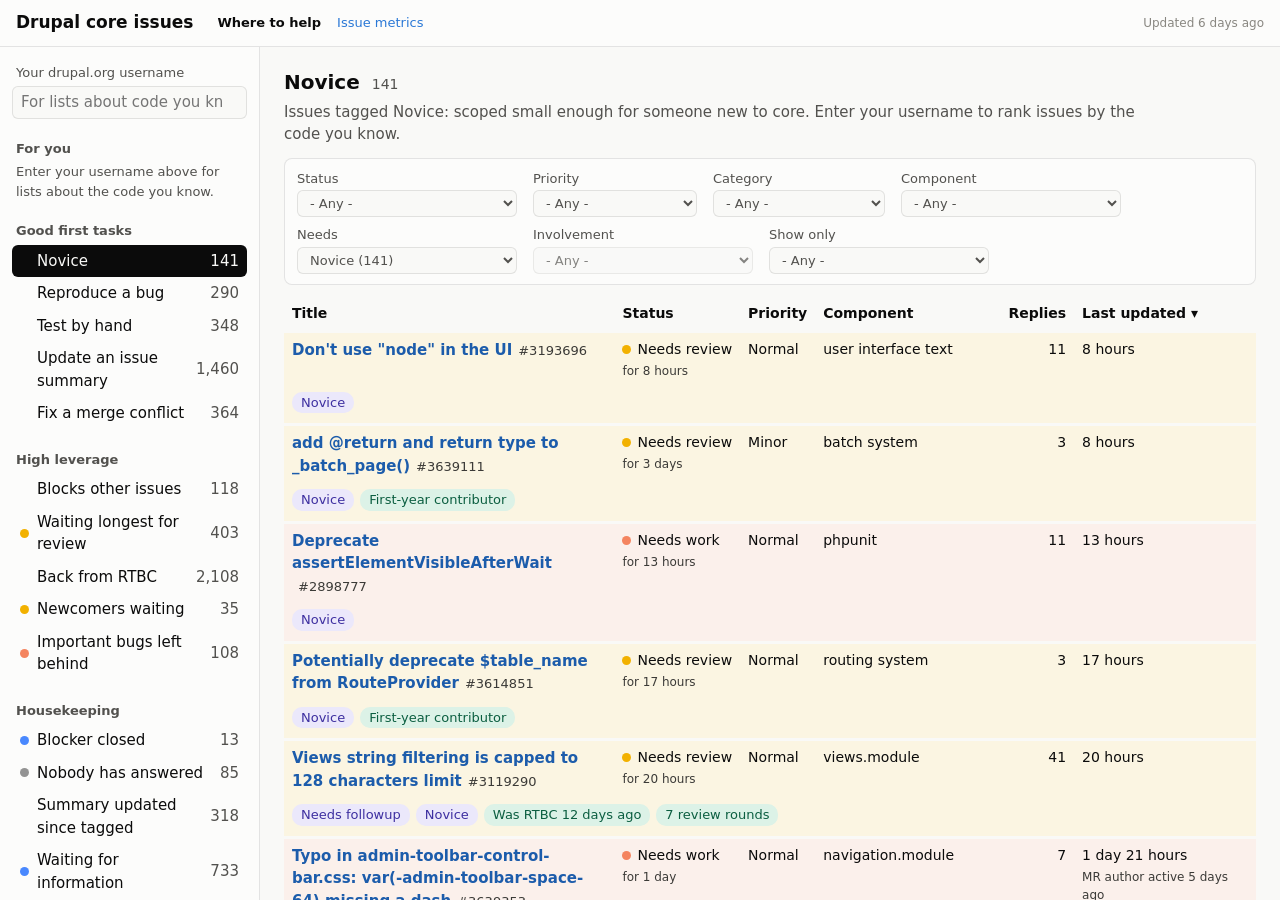
<file: index.html>
<!doctype html>
<html lang="en">
<head>
<meta charset="utf-8">
<meta name="viewport" content="width=device-width, initial-scale=1">
<title>Where to help</title>
<link rel="stylesheet" href="site.css">
<script src="site.js"></script>
<style>
  :root {
    --surface-2: #f1f0ec;
    /* Chips: what an issue needs, and why it may matter. Kept clear of the status colours; all at least 5.3:1. */
    --need-bg: #ebe8fb; --need-text: #3d2fa0;
    --reason-bg: #dcf2e7; --reason-text: #0b5e40;
  }
  @media (prefers-color-scheme: dark) {
    :root:where(:not([data-theme="light"])) {
      --surface-2: #242423;
      --need-bg: #2d2754; --need-text: #d4cdfa;
      --reason-bg: #163628; --reason-text: #a6e6c9;
    }
  }
  :root[data-theme="dark"] {
    --surface-2: #242423;
    --need-bg: #2d2754; --need-text: #d4cdfa;
    --reason-bg: #163628; --reason-text: #a6e6c9;
  }
  html, body { height: 100%; }
  body {
    display: grid; grid-template-rows: auto 1fr; grid-template-columns: 260px 1fr;
  }
  nav { border-right: 1px solid var(--border); background: var(--surface-1); padding: 16px 12px; overflow-y: auto; }
  nav label { display: block; color: var(--text-secondary); font-size: 13px; margin: 0 4px 4px; }
  input[type=search], select {
    font: inherit; color: inherit; background: var(--page);
    border: 1px solid var(--border); border-radius: 6px; padding: 4px 8px;
  }
  input[type=search] { width: 100%; }
  #who-result { font-size: 12px; color: var(--text-secondary); margin: 6px 4px 0; }
  nav h2 { margin: 20px 4px 4px; }
  nav button {
    all: unset; box-sizing: border-box; display: flex; align-items: center; gap: 8px; width: 100%;
    padding: 5px 8px; border-radius: 6px; cursor: pointer;
  }
  nav button:hover { background: var(--surface-2); }
  nav button:focus-visible { outline: 2px solid var(--accent); }
  nav button[aria-current="true"] { background: var(--text-primary); color: var(--page); }
  nav button[aria-current="true"] .n { color: inherit; }
  nav .n { margin-left: auto; color: var(--text-secondary); font-variant-numeric: tabular-nums; }
  .dot { width: 9px; height: 9px; border-radius: 50%; flex: none; display: inline-block; }
  .nodot { width: 9px; flex: none; }
  main { overflow-y: auto; padding: 20px 24px 40px; min-width: 0; }
  main h2 { font-size: 20px; font-weight: 600; margin: 0; display: flex; align-items: baseline; gap: 12px; flex-wrap: wrap; }
  main h2 .n { font-size: 14px; font-weight: normal; color: var(--text-secondary); }
  .why { color: var(--text-secondary); margin: 4px 0 12px; max-width: 90ch; }
  .filters { display: flex; flex-wrap: wrap; gap: 8px 16px; align-items: end; margin: 0 0 12px; padding: 10px 12px;
    background: var(--surface-1); border: 1px solid var(--border); border-radius: 8px; }
  .filters label { display: flex; flex-direction: column; font-size: 13px; color: var(--text-secondary); gap: 2px; }
  .filters select { max-width: 220px; }
  .filters .spacer { flex: 1; }
  .conditions { display: flex; flex-wrap: wrap; gap: 6px; margin: -4px 0 12px; }
  .condition { font-size: 13px; background: var(--surface-2); border: 1px solid var(--border); border-radius: 12px; padding: 1px 4px 1px 10px; }
  .condition button { all: unset; cursor: pointer; padding: 0 6px; color: var(--text-secondary); }
  .condition button:hover, .condition button:focus-visible { color: var(--text-primary); outline: none; }
  button.plain { font: inherit; font-size: 13px; color: var(--accent); background: none; border: 1px solid var(--border); border-radius: 6px; padding: 3px 10px; cursor: pointer; }
  button.plain:disabled { color: var(--text-secondary); cursor: default; opacity: .5; }
  table.issues thead th { position: sticky; top: -20px; z-index: 1; }
  td.rank { color: var(--text-secondary); }
  /* The rank only means something in the list's own order. */
  .norank .rank { display: none; }
  tr.detail td { padding-top: 0; padding-bottom: 10px; }
  /* The listed issue, when it is shown inside its tree. */
  tbody.issue.target { outline: 2px solid var(--accent); outline-offset: -2px; }
  button.link { all: unset; cursor: pointer; text-decoration: underline; }
  button.link:focus-visible { outline: 2px solid var(--accent); }
  .chips { display: flex; flex-wrap: wrap; align-items: flex-start; gap: 6px; margin: 6px 0 0; }
  .chip { font-size: 13px; border-radius: 10px; padding: 1px 9px; }
  .chip.need { background: var(--need-bg); color: var(--need-text); }
  .chip.reason { background: var(--reason-bg); color: var(--reason-text); }
  .chip b { font-weight: 600; }
  .badges { display: flex; flex-wrap: wrap; gap: 6px; margin: 4px 0 0; }
  .badge { font-size: 12px; font-weight: 600; color: var(--page); background: var(--accent); border-radius: 10px; padding: 0 8px; white-space: nowrap; }
  .badge time { white-space: nowrap; }
  .pager { display: flex; gap: 8px; align-items: center; margin: 12px 0 0; color: var(--text-secondary); font-size: 13px; }
  .help { color: var(--text-secondary); }
  /* Below this, the sidebar leaves too little room: drop Category and Created first. */
  @media (max-width: 1600px) {
    .wide { display: none; }
  }
  @media (max-width: 800px) {
    /* One page that scrolls as a whole, rather than a list scrolling in a box under the sidebar. */
    html, body { height: auto; }
    body { grid-template-columns: 1fr; grid-template-rows: auto auto auto; }
    main { overflow: visible; }
    table.issues thead th { top: 0; }
    table.issues td.status { white-space: normal; }
    tbody.issue td.title { width: auto; overflow-wrap: anywhere; }
    tr.detail td { overflow-wrap: anywhere; }
    nav { border-right: 0; border-bottom: 1px solid var(--border); }
    main { padding: 16px; }
    .medium { display: none; }
  }
</style>
</head>
<body>
<header class="site">
  <h1 class="home">Drupal core issues</h1>
  <span aria-current="page">Where to help</span>
  <!-- Hidden until they are ready to demo; the pages are still there.
  <a href="explorer.html">Code explorer</a>
  <a href="areas.html">Areas</a>
  <a href="map.html">Issue map</a>
  -->
  <a href="metrics.html">Issue metrics</a>
  <span class="updated" id="updated"></span>
</header>
<nav aria-label="Lists">
  <form id="who">
    <label for="user">Your drupal.org username</label>
    <input type="search" id="user" autocomplete="off" placeholder="For lists about code you know">
    <div id="who-result"></div>
  </form>
  <div id="nav"></div>
</nav>
<main><div id="list"><p class="help">Loading explorer.json and start.json…</p></div></main>
<script>
const SELECTION = "drupal-issue-selection", USER = "drupal-start-user";
const DAY = 86400, PAGE = 50;
// drupal.org's issue listing colours, as on the issue map.
const STATUS = {
  "Active": ["#939393", "Active"], "Needs work": ["#f4845f", "Needs work"], "Needs review": ["#f2b100", "Needs review"],
  "Reviewed & tested by the community": ["#7ed957", "RTBC"], "Patch (to be ported)": ["#7ed957", "To be ported"],
  "Postponed": ["#4988fe", "Postponed"], "Postponed (maintainer needs more info)": ["#4988fe", "Needs info"],
  // Child issues shown under their parent can be fixed or closed.
  "Fixed": ["#1f9e2c", "Fixed"], "Closed (fixed)": ["#f0506a", "Closed (fixed)"],
};
const PRIORITY = { Critical: 4, Major: 3, Normal: 2, Minor: 1 };
const fmt = n => n.toLocaleString("en");
const esc = s => String(s).replace(/[&<>"]/g, c => ({ "&": "&amp;", "<": "&lt;", ">": "&gt;", '"': "&quot;" })[c]);
const day = t => new Date(t * 1000).toISOString().slice(0, 10);
let D, byPath = new Map(), idOf = new Map(), all = [], blockerOf = {};
// Child issues by parent, from trees.json, and the issues whose children are shown.
const childrenOf = new Map(), expanded = new Set();
// Issues shown inside their whole tree, from its top issue down.
const rooted = new Set();
// A tree of at least this many issues counts as large.
const LARGE_TREE = 10;
// The person whose code is matched, or null: { me, match, score, you }.
let person = null;
// Filters and sort for the table, kept in the address bar; or a view that is not a table.
let state = {}, page = 0;
// Whether the reader picked a list or filter, or came with one in the address bar.
let chosen = !!location.hash.slice(1);

function index(node, path) {
  node.path = path;
  byPath.set(path, node);
  for (const c of node.children || []) index(c, path ? `${path}/${c.name}` : c.name);
}

const areaOf = path => D.areas.find(a => path === a || path.startsWith(a + "/"));
const short = path => path.replace("core/lib/Drupal/", "").replace("core/", "");
// Time before the data was built, in its two largest units, as drupal.org writes it ("5 months 1 week").
function age(t) {
  let s = Math.max(0, D.generated - t);
  const parts = [];
  // Average calendar lengths, so 12 months always make a year.
  for (const [name, size] of [["year", 365.25 * DAY], ["month", 365.25 / 12 * DAY], ["week", 7 * DAY], ["day", DAY], ["hour", 3600]]) {
    if (s >= size) {
      const n = Math.floor(s / size);
      parts.push(`${n} ${name}${n > 1 ? "s" : ""}`);
      s -= n * size;
      if (parts.length === 2) break;
    } else if (parts.length) break;
  }
  return parts.join(" ") || "under an hour";
}
// The same time in one unit, for pills: "9 days", "4 months". Each unit starts at 2 of itself, so rounding
// hides at most about a third.
function brief(t) {
  const s = Math.max(0, D.generated - t), n = (v, u) => `${v} ${u}${v > 1 ? "s" : ""}`, MONTH = 365.25 / 12 * DAY;
  if (s < 60) return "under a minute";
  if (s < 3600) return n(Math.floor(s / 60), "minute");
  if (s < DAY) return n(Math.floor(s / 3600), "hour");
  if (s < 14 * DAY) return n(Math.floor(s / DAY), "day");
  if (s < 2 * MONTH) return n(Math.floor(s / (7 * DAY)), "week");
  if (s < 24 * MONTH) return n(Math.floor(s / MONTH), "month");
  return n(Math.floor(s / (12 * MONTH)), "year");
}
const when = (t, short) => `<time datetime="${new Date(t * 1000).toISOString()}" title="${day(t)}">${(short ? brief : age)(t)}</time>`;

// What the start page knows about an issue, by name.
function detail(nid) {
  const [priority, author, last, commenters, mrSeen, needs, mentioned, blocks, newcomer, component, humans,
    statusSince, knocked, bounces, summaryEdited, raisedCritical] = D.details[nid] || [];
  return { priority, author, last, commenters: commenters || {}, mrSeen, needs: needs || [],
    mentioned: mentioned || {}, blocks: blocks || 0, newcomer, component: component || "", humans: humans || 0,
    statusSince, knocked, bounces: bounces || 0, summaryEdited, raisedCritical };
}
const mine = nid => !!person && (D.mrAuthors[nid] || []).includes(person.me);
const pushed = nid => !!person && (D.mrPushers[nid] || []).includes(person.me);
// Your own work: you opened a merge request on it, or pushed commits to one.
const yours = nid => mine(nid) || pushed(nid);
// You reported the issue, commented on it, or worked on a merge request.
const involved = nid => yours(nid) || (!!person && person.me in detail(nid).commenters);
// Comments by people since your last one, or NaN if you have not commented.
const since = nid => detail(nid).humans - (detail(nid).commenters[person?.me] ?? NaN) - 1;
// The first committed issue this one follows up that you were credited on, if any.
const followUpOf = nid => person && (D.followUps[nid] || []).find(m => D.creditedOn[m].includes(person.me));
// Tags for checks done by hand on a site, rather than in code.
const HAND = ["Needs manual testing", "Needs screenshots", "Needs accessibility review", "Needs usability review"];

// Match the code a person knows, from their credits: recent credits count most, and knowledge few others
// share counts more. Directories from each file's area down to it get a little weight, for issues filed against them.
function knowPerson(name) {
  const result = document.getElementById("who-result");
  person = null;
  if (!name) return result.textContent = "";
  const me = name.toLowerCase(), credits = D.people[me];
  const [spelling, files, dirs] = credits || [name, [], []];
  result.textContent = credits
    ? `Using ${spelling}'s commit credits and comments.`
    : `No commit credits found for "${name}" in the last ${D.years.history} years, so the lists about code you know are empty. New replies and Tagged you still work.`;
  // Files count by your credits on them; directories count a tenth as much, for issues filed against a
  // whole component. Both are divided by the number of people credited there.
  const weight = new Map();
  for (const [id, , faded] of files) weight.set(id, faded / (D.knowers[id] || 1));
  for (const [id, , faded] of dirs) weight.set(id, 0.1 * faded / (D.knowers[id] || 1));
  // An issue matches by the one linked file or directory you know best, so a merge request that touches
  // many files does not outrank a focused issue in code you know better.
  const match = new Map();
  for (const nid of all) {
    const m = (D.links[nid] || []).reduce((s, id) => Math.max(s, weight.get(id) || 0), 0);
    if (m > 0) match.set(nid, m);
  }
  // Whether you are among the 3 people credited most on a file the issue points at (the explorer's experts).
  // Directories are left out: a regular contributor is a top name on most of them, so it would say nothing.
  const expert = nid => (D.links[nid] || []).some(id => {
    const node = byPath.get(D.paths[id]);
    return node && !node.children && node.experts.slice(0, 3).some(([n]) => n.toLowerCase() === me);
  });
  // Someone asking for you puts an issue first, then your own merge requests and commits. After that, the match, raised
  // for issues that block others, come from newcomers, are Major or Critical, or have waited long, and lowered
  // for very long threads. Issues outside your code follow, most recently updated first.
  const score = nid => {
    const d = detail(nid), m = match.get(nid) || 0;
    const waited = Math.min(26, (D.generated - (d.last || D.issues[nid][3])) / (7 * DAY));
    const boost = 1 + 0.5 * Math.min(d.blocks, 4) + (d.newcomer ? 0.5 : 0) + ({ Critical: 1, Major: 0.5 }[d.priority] || 0) + waited / 52;
    // Among issues that tagged you, the latest tag first: a day is worth far more than any match.
    return (me in d.mentioned ? 2e6 + d.mentioned[me] / 1e3 : 0) + ([...D.mrAuthors[nid] || [], ...D.mrPushers[nid] || []].includes(me) ? 1e6 : 0)
      + m * boost * (d.humans >= 100 ? 0.5 : 1) + D.issues[nid][4] / 1e12;
  };
  // The first area the issue points at where you have credits, and whether you are a top 3 contributor there.
  const area = nid => ({ path: (D.links[nid] || []).filter(id => weight.has(id)).map(id => areaOf(D.paths[id])).find(Boolean),
    expert: expert(nid) });
  person = { me, match, score, area, maintains: new Set(D.maintains[me] || []) };
}

// Filters: key, label, options [value, label], and a test. Options of null are built from the issues.
const FILTERS = [
  ["status", "Status", null, (nid, v) => D.issues[nid][1] === v],
  ["priority", "Priority", null, (nid, v) => v === MAJOR ? ["Critical", "Major"].includes(detail(nid).priority) : detail(nid).priority === v],
  ["category", "Category", null, (nid, v) => D.issues[nid][2] === v],
  ["component", "Component", null, (nid, v) => detail(nid).component === v],
  ["needs", "Needs", null, (nid, v) => detail(nid).needs.includes(v)],
  ["involved", "Involvement", [["yes", "You took part"], ["new", "New replies since yours"],
    ["work", "Your merge request or commits"], ["notwork", "Not your merge request or commits"], ["no", "You have not taken part"]],
    (nid, v) => v === "new" ? since(nid) > 0 : v === "work" || v === "notwork" ? yours(nid) === (v === "work") : involved(nid) === (v === "yes"), true],
  ["maintained", "Subsystem", [["yes", "Components you maintain"]], nid => !!person?.maintains.has(detail(nid).component), true],
  ["opened", "Opened", [["year", "2 weeks to a year ago"]], nid => {
    const a = D.generated - D.issues[nid][3];
    return a >= 14 * DAY && a <= 365 * DAY;
  }],
  ["activity", "Activity", [["recent", "Updated in the last month"], ["quiet", "Quiet for 3 months or more"]], (nid, v) => {
    const a = D.generated - D.issues[nid][4];
    return v === "recent" ? a <= 30 * DAY : a >= 90 * DAY;
  }],
  ["only", "Show only", [["asked", "Tagged you"], ["unblocked", "Blocker closed"], ["noreply", "No reply yet"],
    ["blocks", "Blocks other issues"], ["newcomer", "First-year contributor"], ["hand", "Needs testing by hand"],
    ["quiet", "Merge request author quiet 3 months"], ["followup", "Follow-up to your work"],
    ["knocked", "Was RTBC, needs review or work"], ["summary", "Summary edited since tagged"],
    ["parentclosed", "Parent issue closed"], ["childrenclosed", "Meta with every child closed"],
    ["largetree", `${LARGE_TREE} or more issues below`]], (nid, v) => {
    const d = detail(nid);
    return v === "asked" ? !!person && person.me in d.mentioned : v === "unblocked" ? nid in blockerOf
      : v === "noreply" ? D.issues[nid][5] === 0 : v === "blocks" ? d.blocks > 0
      : v === "hand" ? d.needs.some(t => HAND.includes(t)) : v === "followup" ? !!followUpOf(nid) : v === "knocked" ? !!d.knocked && ["Needs review", "Needs work"].includes(D.issues[nid][1]) : v === "summary" ? !!d.summaryEdited : v === "parentclosed" ? nid in D.parentClosed : v === "childrenclosed" ? nid in D.childrenClosed && (D.issues[nid][2] === "Plan" || /\[meta\]/i.test(D.issues[nid][0])) : v === "quiet" ? !!d.mrSeen && D.generated - d.mrSeen >= 90 * DAY : v === "largetree" ? below(nid).all >= LARGE_TREE : d.newcomer;
  }],
];
const FILTER_KEYS = FILTERS.map(f => f[0]);
// Conditions the presets use that are not in the filter bar: sorting by Created or Last updated covers them
// for people. When one applies, it shows above the table as a chip that removes it.
const HIDDEN = new Set(["opened", "activity", "maintained"]);
function conditions() {
  const active = FILTERS.filter(([key]) => HIDDEN.has(key) && state[key]);
  return active.length ? `<div class="conditions">${active.map(([key, label, options]) => `<span class="condition">${esc(label)}: ${esc((options.find(o => o[0] === state[key])?.[1] || state[key]).toLowerCase())}
    <button type="button" data-clear="${key}" aria-label="Remove this condition">×</button></span>`).join("")}</div>` : "";
}
// An extra Priority option covering both of the top priorities.
const MAJOR = "Critical or Major";
// Columns: key, heading, class, sort value. Text columns sort A to Z first; the others largest first.
const COLUMNS = [
  ["rank", "#", "rank num", null],
  ["title", "Title", "", nid => D.issues[nid][0].toLowerCase()],
  // Within a status, the longest in it first.
  ["status", "Status", "", nid => Object.keys(STATUS).indexOf(D.issues[nid][1]) * 1e10 + (detail(nid).statusSince || D.generated)],
  ["priority", "Priority", "medium", nid => PRIORITY[detail(nid).priority] || 0],
  ["category", "Category", "wide", nid => D.issues[nid][2]],
  ["component", "Component", "medium", nid => detail(nid).component],
  ["replies", "Replies", "num medium", nid => detail(nid).humans],
  ["updated", "Last updated", "medium", nid => D.issues[nid][4]],
  ["created", "Created", "wide", nid => D.issues[nid][3]],
];
const TEXT = new Set(["title", "status", "category", "component"]);

// The sidebar: filter sets for the table, and two views that are not tables.
// The rank heading's tooltip; the README explains the ranking in full.
const RANKING = "Best match: issues that tag you, then your merge requests and commits, then code you know best";
const PRESETS = [
  { id: "asked", group: "you", title: "Tagged you", filters: { only: "asked" },
    why: () => `Issues where someone @-mentioned you in a comment in the last ${D.mentionDays} days, and you have not commented since.` },
  { id: "yours", group: "you", title: "New replies", filters: { involved: "new" }, sort: "updated",
    why: "Issues you reported or commented on, with comments by others since your last one, most recently updated first. Set Involvement to \"You took part\" for all of your issues." },
  { id: "commit", group: "you", status: "Reviewed & tested by the community", title: "Committer review",
    filters: { status: "Reviewed & tested by the community" },
    why: "RTBC issues, the code you know best first. Issues with your merge request or commits, or that you set RTBC, are marked." },
  { id: "maintain", group: "you", title: "Maintainer review", filters: { needs: "Needs subsystem maintainer review", maintained: "yes" },
    why: "Issues tagged Needs subsystem maintainer review, in components of the subsystems MAINTAINERS.txt lists you for. Set Needs to Any for every open issue in them." },
  { id: "review", group: "you", status: "Needs review", title: "Needs review", filters: { status: "Needs review", involved: "notwork" },
    why: "Issues waiting for a review, the code you know best first. Issues with your merge request or commits are hidden, as you cannot review your own work." },
  { id: "work", group: "you", status: "Needs work", title: "Needs work", filters: { status: "Needs work" },
    why: "Issues that need changes before another review, the code you know best first." },
  { id: "followups", group: "you", title: "Follow-ups to your work", filters: { only: "followup" }, sort: "updated",
    why: "Issues that follow up an issue you were credited on: their summary says \"follow-up to #…\", or that issue is their parent. Most recently updated first." },
  { id: "novice", group: "first", title: "Novice", filters: { needs: "Novice" },
    why: "Issues tagged Novice: scoped small enough for someone new to core." },
  { id: "reproduce", group: "first", title: "Reproduce a bug", filters: { needs: "Needs steps to reproduce" },
    why: "Reports that need steps to reproduce. Trying the report on a fresh site and writing down what happens needs no code, and shows whether the bug is real." },
  { id: "hand", group: "first", title: "Test by hand", filters: { only: "hand" },
    why: "Issues that need manual testing, screenshots, or an accessibility or usability review. Try the change on a site and report what you see." },
  { id: "summary", group: "first", title: "Update an issue summary", filters: { needs: "Needs issue summary update" },
    why: "Issues whose summary no longer says what the thread decided. Writing it up needs no code, and helps every reviewer after you." },
  { id: "rebase", group: "first", title: "Fix a merge conflict", filters: { needs: "Has merge conflict" },
    why: "The merge request no longer applies to core, according to needs-review-queue-bot, and nobody has commented since. The GitLab rebase button cannot resolve the conflict." },
  { id: "blocking", group: "leverage", title: "Blocks other issues", filters: { only: "blocks" },
    why: "Other open issues are postponed on these, so finishing one moves several forward." },
  { id: "waiting-review", group: "leverage", status: "Needs review", title: "Waiting longest for review",
    filters: { status: "Needs review" }, sort: "status",
    why: "Issues in Needs review, the longest in it first. A review, even a partial one, tells the author their work was seen." },
  { id: "knocked", group: "leverage", title: "Back from RTBC", filters: { only: "knocked" }, sort: "status", dir: "desc",
    why: "Issues that were RTBC once and now need review or work, those needing review first. They have been reviewed before, so often only the latest feedback, or a merge conflict when needs-review-queue-bot set them back, is left." },
  { id: "newcomers", group: "leverage", status: "Needs review", title: "Newcomers waiting", filters: { status: "Needs review", only: "newcomer" },
    why: "Merge requests from people in their first year, waiting for a review. A timely first review is what keeps new contributors coming back." },
  { id: "major", group: "leverage", status: "Needs work", title: "Important bugs left behind",
    filters: { status: "Needs work", category: "Bug report", priority: MAJOR, only: "quiet" },
    why: "Critical and Major bug reports in Needs work, whose merge request authors have not commented anywhere on drupal.org for 3 months or more. Core welcomes picking up someone else's merge request: say so on the issue, then carry it on." },
  { id: "unblocked", group: "tidy", status: "Postponed", title: "Blocker closed", filters: { only: "unblocked" },
    why: "Postponed issues whose last named blocker (\"postponed on #…\") is now fixed or closed. Check the thread, then set the issue back to Active or Needs work." },
  { id: "unanswered", group: "tidy", status: "Active", title: "Nobody has answered", filters: { category: "Bug report", only: "noreply", opened: "year" }, sort: "created",
    why: "Bug reports opened between two weeks and a year ago, with no reply from anyone but the reporter. A first reply, even a question, keeps a reporter involved." },
  { id: "summary-done", group: "tidy", title: "Summary updated since tagged", filters: { needs: "Needs issue summary update", only: "summary" },
    why: "Issues tagged Needs issue summary update whose summary someone has edited since the tag was added. Check whether the summary now says what the thread decided, and remove the tag if it does." },
  { id: "waiting", group: "tidy", status: "Postponed (maintainer needs more info)", title: "Waiting for information", filters: { status: "Postponed (maintainer needs more info)", activity: "quiet" },
    why: "Issues waiting for more information, quiet for 3 months or more. Ask once more, or close them if the question is still unanswered." },
  { id: "parent-closed", group: "tidy", title: "Parent issue closed", filters: { only: "parentclosed" }, sort: "updated",
    why: "Open issues whose parent issue is closed, often a meta or release issue that finished without them. Move each one to a current parent, or close it if the work is no longer needed." },
  { id: "children-closed", group: "tidy", title: "Metas that may be done", filters: { only: "childrenclosed" }, sort: "updated",
    why: "Open [meta] issues and plans whose child issues are all closed. Check whether anything is left, then close the meta or say in it what remains." },
  { id: "all", group: "everything", title: "All open issues", filters: {}, why: "Every open issue in the index." },
  { id: "trees", group: "everything", title: "Largest trees", filters: { only: "largetree" }, sort: "tree",
    why: `Open issues with ${LARGE_TREE} or more child issues below them, at any depth, the most open ones below first. Open ▸ to see the issues below. Only open issues are listed, so a tree whose top issue is closed appears as its open branches: "show the tree" on one opens the whole tree.` },
];
// Committer and maintainer review only for people MAINTAINERS.txt lists.
const listed = p => p.id === "commit" ? D.committers.includes(person?.me) : p.id !== "maintain" || !!person?.maintains.size;
const presetFor = () => PRESETS.find(p => listed(p) && FILTER_KEYS.every(k => (p.filters[k] || "") === (state[k] || "")) && (p.sort || "") === (state.sort || "") && (p.dir || "") === (state.dir || ""));

function matching(skip) {
  return all.filter(nid => FILTERS.every(([key, , , test]) => key === skip || !state[key] || test(nid, state[key])));
}

function sorted(nids) {
  const best = person ? (a, b) => person.score(b) - person.score(a) : (a, b) => D.issues[b][4] - D.issues[a][4];
  const ranked = [...nids].sort(best), rank = new Map(ranked.map((nid, i) => [nid, i + 1]));
  // Without a username there is no ranking, only the most recently updated first.
  const key = state.sort || (person ? "rank" : "updated"), asc = state.dir ? state.dir === "asc" : key === "rank" || TEXT.has(key);
  if (key === "rank") return { nids: asc ? ranked : ranked.reverse(), rank, key, asc };
  const value = key === "tree" ? nid => below(nid).open : COLUMNS.find(c => c[0] === key)[3], dir = asc ? 1 : -1;
  return { nids: ranked.sort((a, b) => { const x = value(a), y = value(b); return (x < y ? -1 : x > y ? 1 : 0) * dir || rank.get(a) - rank.get(b); }), rank, key, asc };
}

// One issue: a table row in drupal.org's columns, with what concerns you inside the cells, then a line of
// what it needs and why it may matter, if anything.
function row(nid, rank, depth = 0, target = false) {
  const [title, status, category, created, changed] = D.issues[nid];
  const d = detail(nid), [colour, label] = STATUS[status] || ["#939393", status], me = person?.me;
  // Things that ask something of you, as badges under the title.
  const badges = [];
  if (me && me in d.mentioned) badges.push(`Tagged you ${when(d.mentioned[me], true)} ago`);
  if (mine(nid)) badges.push("Your merge request");
  else if (pushed(nid)) badges.push("You pushed commits");
  if (me && status === "Reviewed & tested by the community" && D.rtbcBy[nid] === me) badges.push("You set RTBC");
  // Where it touches your work, under the component; the star marks a top 3 contributor. The path linked to
  // explorer.html#path until the code explorer was hidden for demos.
  const where = person?.area(nid);
  const yourArea = where?.path ? `<div class="sub">${where.expert ? `<span title="You're a top 3 contributor to a file it mentions">★</span> ` : ""}your area:
    ${esc(short(where.path))}</div>` : "";
  // Your part in the thread, under the reply count, like drupal.org's count of new comments.
  let yourReplies = "";
  if (me && d.author?.toLowerCase() === me) yourReplies = `<div class="sub" title="You commented last">yours last</div>`;
  else if (me && me in d.commenters) {
    const what = d.commenters[me] === -1 ? "You reported it" : "You took part";
    yourReplies = `<div class="sub" title="${what}; ${since(nid)} comment${since(nid) === 1 ? "" : "s"} since yours">${since(nid) ? `<b>${fmt(since(nid))} new</b>` : "0 new"}</div>`;
  }
  // On issues that need work, when the merge request's author was last active. Only a fact: shared work on
  // merge requests is normal in core, so readers judge what it means.
  const author = d.mrSeen && !mine(nid) && !["Needs review", "Reviewed & tested by the community"].includes(status)
    ? `<div class="sub" title="When the merge request's author last commented anywhere">MR author active ${when(d.mrSeen, true)} ago</div>` : "";
  const reasons = [];
  if (nid in blockerOf) {
    const [blocker, blockerStatus] = blockerOf[nid];
    // "[PP-2]" in a title means the issue waits on two others, so one may still be open.
    const more = /\[PP-([2-9])\]/i.exec(title);
    reasons.push(`Blocker <a href="https://www.drupal.org/i/${blocker}" target="_blank" rel="noopener">#${blocker}</a> is ${esc(blockerStatus)}`);
    if (more) reasons.push(`<b>Waits on ${more[1]} issues: check the others</b>`);
  }
  const parent = followUpOf(nid);
  if (parent) reasons.push(`Follow-up to <a href="https://www.drupal.org/i/${parent}" target="_blank" rel="noopener">#${parent}</a>, which you were credited on`);
  if (d.raisedCritical) reasons.push(`Raised to Critical ${when(d.raisedCritical, true)} ago`);
  if (d.summaryEdited) reasons.push("Summary edited since tagged");
  if (nid in D.parentClosed) {
    const [p, pStatus] = D.parentClosed[nid];
    reasons.push(`Parent <a href="https://www.drupal.org/i/${p}" target="_blank" rel="noopener">#${p}</a> is ${esc(pStatus)} ·
      <button type="button" class="link" data-tree="${nid}">${rooted.has(nid) ? "hide" : "show"} the tree</button>`);
  }
  if (nid in D.childrenClosed) reasons.push(`All ${D.childrenClosed[nid]} child issues closed`);
  else if (below(nid).all >= LARGE_TREE) reasons.push(`${fmt(below(nid).open)} of ${fmt(below(nid).all)} issues below are open`);
  if (d.knocked) reasons.push(`Was RTBC ${when(d.knocked, true)} ago`);
  // Many rounds of review feedback often mean the issue needs a decision, not another review.
  if (d.bounces >= 5) reasons.push(`${d.bounces} review rounds`);
  if (d.blocks) reasons.push(`Blocks ${d.blocks} issue${d.blocks > 1 ? "s" : ""}`);
  if (d.newcomer) reasons.push("First-year contributor");
  if (d.humans >= 100) reasons.push("Long thread: may need a decision");
  const extra = d.needs.length || reasons.length;
  return `<tbody class="issue${target ? " target" : ""}" style="--status:${colour}">
    <tr><td class="rank num">${rank}</td>
      <td class="title"><div class="row" style="--depth:${depth}">${toggle(nid) || (depth ? `<span class="spacer"></span>` : "")}<div><a href="https://www.drupal.org/i/${nid}" target="_blank" rel="noopener">${esc(title)}</a><span class="nid">#${nid}</span>
        ${badges.length ? `<div class="badges">${badges.map(b => `<span class="badge">${b}</span>`).join("")}</div>` : ""}</div></div></td>
      <td class="status"><span class="dot" style="background:${colour}"></span>${esc(label)}${d.statusSince ? `<div class="sub">for ${when(d.statusSince, true)}</div>` : ""}</td>
      <td class="medium">${esc(d.priority || "")}</td><td class="wide">${esc(category)}</td>
      <td class="medium">${esc(d.component)}${yourArea}</td>
      <td class="num medium">${fmt(d.humans)}${yourReplies}</td>
      <td class="medium">${when(changed)}${author}</td><td class="wide">${when(created)}</td></tr>
    ${extra ? `<tr class="detail"><td class="rank"></td><td colspan="8"><div class="chips">${d.needs.map(t => `<span class="chip need">${esc(t)}</span>`).join("")}
      ${reasons.map(r => `<span class="chip reason">${r}</span>`).join("")}</div></td></tr>` : ""}</tbody>
    ${expanded.has(nid) ? childRows(nid, depth + 1, [nid]) : ""}`;
}

// The issues below one, at any depth, not counting itself: all of them and the open ones.
const belowCache = new Map();
function below(nid) {
  if (!belowCache.has(nid)) {
    const seen = new Set([nid]), stack = [...(childrenOf.get(nid) || [])];
    let open = 0;
    while (stack.length) {
      const c = stack.pop();
      if (seen.has(c)) continue;
      seen.add(c);
      if (c in D.issues) open++;
      stack.push(...(childrenOf.get(c) || []));
    }
    belowCache.set(nid, { all: seen.size - 1, open });
  }
  return belowCache.get(nid);
}

// An issue and its parents up to the top of its tree, stopping where parent links form a loop.
function pathUp(nid) {
  const path = [nid];
  for (let p = D.treeIssues[nid]?.[2]; p in D.treeIssues && !path.includes(p); p = D.treeIssues[p][2]) path.push(p);
  return path;
}

// A listed issue inside its whole tree: the top issue, then the issues below it, opened down to the listed
// issue, which keeps its full row.
function treeAround(nid, rank) {
  const up = pathUp(nid), top = up.at(-1);
  const around = { focus: nid, rank, onPath: new Set(up) };
  return compactRow(top, 0, true) + childRows(top, 1, [top], around);
}

// A button that shows or hides an issue's child issues, or nothing for an issue without any.
function toggle(nid) {
  if (!childrenOf.has(nid)) return "";
  const open = expanded.has(nid), n = childrenOf.get(nid).length;
  return `<button class="toggle" data-toggle="${nid}" aria-expanded="${open}" title="${open ? "Hide" : "Show"} ${n} child issue${n > 1 ? "s" : ""}"
    aria-label="${open ? "Hide" : "Show"} the ${n} child issue${n > 1 ? "s" : ""} of #${nid}">${open ? "▾" : "▸"}</button>`;
}

// The child issues of a parent, oldest first, indented below it, closed ones included, and below each the
// children of those that are open. path holds the issues above, as a few parent links form loops. Inside a
// tree shown around a listed issue, the issues above it stay open and it keeps its full row.
function childRows(nid, depth, path, around) {
  return childrenOf.get(nid).filter(c => !path.includes(c)).map(c => {
    if (c === around?.focus) return row(c, around.rank, depth, true);
    const forced = !!around?.onPath.has(c);
    return compactRow(c, depth, forced) + (expanded.has(c) || forced ? childRows(c, depth + 1, [...path, c], around) : "");
  }).join("");
}

// A row for an issue shown in a tree, open or closed, from trees.json. An issue above the listed one in its
// tree stays open, with a fixed ▾ rather than a toggle; "hide the tree" closes the whole tree.
function compactRow(nid, depth, forced) {
  const [title, status, , created, changed, priority, category, component, comments] = D.treeIssues[nid];
  const [colour, label] = STATUS[status] || ["#939393", status];
  const open = forced ? `<span class="spacer" aria-hidden="true">▾</span>` : toggle(nid) || `<span class="spacer"></span>`;
  return `<tbody class="issue" style="--status:${colour}"><tr><td class="rank"></td>
    <td class="title"><div class="row" style="--depth:${depth}">${open}<div><a href="https://www.drupal.org/i/${nid}" target="_blank" rel="noopener">${esc(title)}</a><span class="nid">#${nid}</span></div></div></td>
    <td class="status"><span class="dot" style="background:${colour}"></span>${esc(label)}</td>
    <td class="medium">${esc(priority || "")}</td><td class="wide">${esc(category || "")}</td>
    <td class="medium">${esc(component || "")}</td><td class="num medium">${fmt(comments || 0)}</td>
    <td class="medium">${when(changed)}</td><td class="wide">${when(created)}</td></tr></tbody>`;
}

const GROUPS = [["first", "Good first tasks"], ["leverage", "High leverage"], ["tidy", "Housekeeping"], ["everything", "Everything"]];

function drawNav() {
  const active = presetFor();
  const count = p => {
    const saved = state;
    state = { ...p.filters };
    const n = matching().length;
    state = saved;
    return n;
  };
  const button = p => `<button type="button" data-preset="${p.id}" aria-current="${p === active}">
    ${p.status ? `<span class="dot" style="background:${STATUS[p.status][0]}"></span>` : `<span class="nodot"></span>`}
    ${esc(p.title)}<span class="n">${fmt(count(p))}</span></button>`;
  const group = id => PRESETS.filter(p => p.group === id && listed(p)).map(button).join("");
  document.getElementById("nav").innerHTML = `<h2>For you</h2>${person ? group("you")
    : `<p class="help" style="margin: 0 4px; font-size: 13px">Enter your username above for lists about the code you know.</p>`}
    ${GROUPS.map(([id, title]) => `<h2>${title}</h2>${group(id)}`).join("")}`;
}

function drawList() {
  const box = document.getElementById("list");
  const preset = presetFor();
  const { nids, rank, key, asc } = sorted(matching());
  const pages = Math.max(1, Math.ceil(nids.length / PAGE));
  page = Math.min(page, pages - 1);
  const why = preset ? (typeof preset.why === "function" ? preset.why() : preset.why) : "Your own choice of filters.";
  // Options with their counts among the issues the other filters leave.
  const select = ([name, label, options, , needsPerson]) => {
    let opts = options;
    if (!opts) {
      const counts = new Map();
      for (const nid of matching(name)) {
        const v = name === "status" ? D.issues[nid][1] : name === "category" ? D.issues[nid][2] : detail(nid)[name];
        for (const one of [v].flat()) if (one) counts.set(one, (counts.get(one) || 0) + 1);
      }
      if (name === "priority") counts.set(MAJOR, (counts.get("Critical") || 0) + (counts.get("Major") || 0));
      opts = [...counts].sort((a, b) => a[0] === MAJOR ? -1 : b[0] === MAJOR ? 1 : a[0] < b[0] ? -1 : 1).map(([v, n]) => [v, `${v} (${fmt(n)})`]);
      if (state[name] && !counts.has(state[name])) opts.unshift([state[name], `${state[name]} (0)`]);
    }
    return `<label>${label}<select data-filter="${name}"${needsPerson && !person ? " disabled" : ""}><option value="">- Any -</option>${opts.map(([v, text]) =>
      `<option value="${esc(v)}"${state[name] === v ? " selected" : ""}>${esc(text)}</option>`).join("")}</select></label>`;
  };
  const th = ([name, label, cls]) => `<th class="${cls}"${key === name ? ` aria-sort="${asc ? "ascending" : "descending"}"` : ""}>
    <button type="button" data-sort="${name}"${name === "rank" ? ` title="${RANKING}"` : name === "replies" ? ' title="Comments by people, leaving out system messages and bots"' : ""}>${label}</button></th>`;
  box.innerHTML = `<h2>${esc(preset?.title || "Filtered issues")}<span class="n">${fmt(nids.length)}</span></h2>
    <p class="why">${why}${person ? "" : " Enter your username to rank issues by the code you know."}</p>
    <div class="filters">${FILTERS.filter(f => !HIDDEN.has(f[0])).map(select).join("")}
      ${base && !preset ? `<button type="button" class="plain" data-reset>Reset filters</button>` : ""}
      <span class="spacer"></span>
      <!-- Hidden with the issue map until it is ready to demo.
      <button type="button" class="plain" data-action="map"${nids.length ? "" : " disabled"}>Show ${fmt(nids.length)} on the issue map</button> --></div>
    ${conditions()}
    ${nids.length ? `<table class="issues${key === "rank" ? "" : " norank"}"><thead><tr>${COLUMNS.map(th).join("")}</tr></thead>
      ${nids.slice(page * PAGE, (page + 1) * PAGE).map(nid => rooted.has(nid) ? treeAround(nid, rank.get(nid)) : row(nid, rank.get(nid))).join("")}</table>
      <div class="pager"><button type="button" class="plain" data-page="${page - 1}"${page ? "" : " disabled"}>‹ previous</button>
        Displaying ${fmt(page * PAGE + 1)} – ${fmt(Math.min(nids.length, (page + 1) * PAGE))} of ${fmt(nids.length)}
        <button type="button" class="plain" data-page="${page + 1}"${page < pages - 1 ? "" : " disabled"}>next ›</button></div>`
      : `<p class="help">No open issues match these filters.</p>`}`;
}

// The address bar holds the state, so a filtered list can be shared as a link.
function save() {
  const params = new URLSearchParams(Object.entries(state).filter(([, v]) => v));
  history.replaceState(null, "", `#${params}`);
}
function load() {
  const hash = location.hash.slice(1), preset = PRESETS.find(p => p.id === hash);
  if (preset) return setPreset(preset, false);
  state = Object.fromEntries(new URLSearchParams(hash));
  base = presetFor();
  // Without a username, start on the list meant for newcomers.
  if (!hash) setPreset(PRESETS.find(p => p.id === (person ? "review" : "novice")), false);
}
// The list last chosen, so changed filters can be reset to it.
let base = null;
function setPreset(p, draw = true) {
  base = p;
  state = { ...p.filters, ...(p.sort ? { sort: p.sort } : {}), ...(p.dir ? { dir: p.dir } : {}) };
  page = 0;
  if (draw) redraw();
}
function redraw() {
  save();
  drawNav();
  drawList();
}

document.addEventListener("click", e => {
  const tree = e.target.closest("[data-tree]");
  if (tree) {
    const nid = +tree.dataset.tree;
    rooted.has(nid) ? rooted.delete(nid) : rooted.add(nid);
    drawList();
    document.querySelector(`[data-tree="${nid}"]`)?.focus();
  }
  const open = e.target.closest("[data-toggle]");
  if (open) {
    const nid = +open.dataset.toggle;
    expanded.has(nid) ? expanded.delete(nid) : expanded.add(nid);
    drawList();
    document.querySelector(`[data-toggle="${nid}"]`)?.focus();
  }
  const pick = e.target.closest("[data-preset]");
  if (pick || e.target.closest("[data-sort]")) chosen = true;
  if (e.target.closest("[data-reset]")) setPreset(base);
  if (pick) { setPreset(PRESETS.find(p => p.id === pick.dataset.preset)); document.querySelector("main").scrollTop = 0; }
  const sort = e.target.closest("[data-sort]");
  if (sort) {
    const { key, asc } = sorted([]), name = sort.dataset.sort;
    const defaultAsc = name === "rank" || TEXT.has(name);
    const nextAsc = key === name ? !asc : defaultAsc;
    state.sort = name === "rank" ? "" : name;
    state.dir = nextAsc === defaultAsc ? "" : nextAsc ? "asc" : "desc";
    page = 0;
    redraw();
  }
  const clear = e.target.closest("[data-clear]");
  if (clear) { chosen = true; state[clear.dataset.clear] = ""; page = 0; redraw(); }
  const to = e.target.closest("[data-page]");
  if (to && !to.disabled) { page = +to.dataset.page; drawList(); document.querySelector("main").scrollTop = 0; }
  if (e.target.dataset.action === "map") {
    localStorage.setItem(SELECTION, JSON.stringify({ label: (presetFor()?.title || "filtered issues").toLowerCase(), nids: matching() }));
    location.href = "map.html#selection";
  }
});
document.addEventListener("change", e => {
  if (e.target.dataset.filter) { chosen = true; state[e.target.dataset.filter] = e.target.value; page = 0; redraw(); }
});
let timer;
const input = document.getElementById("user");
input.addEventListener("input", () => {
  clearTimeout(timer);
  timer = setTimeout(() => {
    try { localStorage.setItem(USER, input.value.trim()); } catch {}
    const had = !!person;
    knowPerson(input.value.trim());
    // A username unlocks the personal lists, so start on the first of them.
    if (person && !had && !chosen) setPreset(PRESETS.find(p => p.id === "review"), false);
    redraw();
  }, 300);
});
document.getElementById("who").addEventListener("submit", e => e.preventDefault());

Promise.all(["explorer.json", "start.json", "trees.json"].map(f => fetch(f, { cache: "no-cache" }).then(r => r.json()))).then(([explorer, start, trees]) => {
  showUpdated(explorer.generated);
  D = { ...explorer, ...start, treeIssues: trees.issues };
  for (const [nid, [, , parent]] of Object.entries(trees.issues))
    if (parent in trees.issues) (childrenOf.get(parent) || childrenOf.set(parent, []).get(parent)).push(+nid);
  for (const kids of childrenOf.values()) kids.sort((a, b) => D.treeIssues[a][3] - D.treeIssues[b][3]);
  index(D.tree, "");
  D.paths.forEach((p, i) => idOf.set(p, i));
  all = Object.keys(D.issues).map(Number);
  blockerOf = Object.fromEntries(D.unblocked.map(([nid, blocker, status]) => [nid, [blocker, status]]));
  try { input.value = localStorage.getItem(USER) || ""; } catch {}
  knowPerson(input.value.trim());
  load();
  redraw();
}).catch(err => document.getElementById("list").innerHTML =
  `<p class="help">Could not load explorer.json, start.json and trees.json. Run <code>uv run explore.py PATH_TO_CORE_CLONE</code> and serve this directory over HTTP. (${esc(err)})</p>`);
</script>
</body>
</html>
</file>
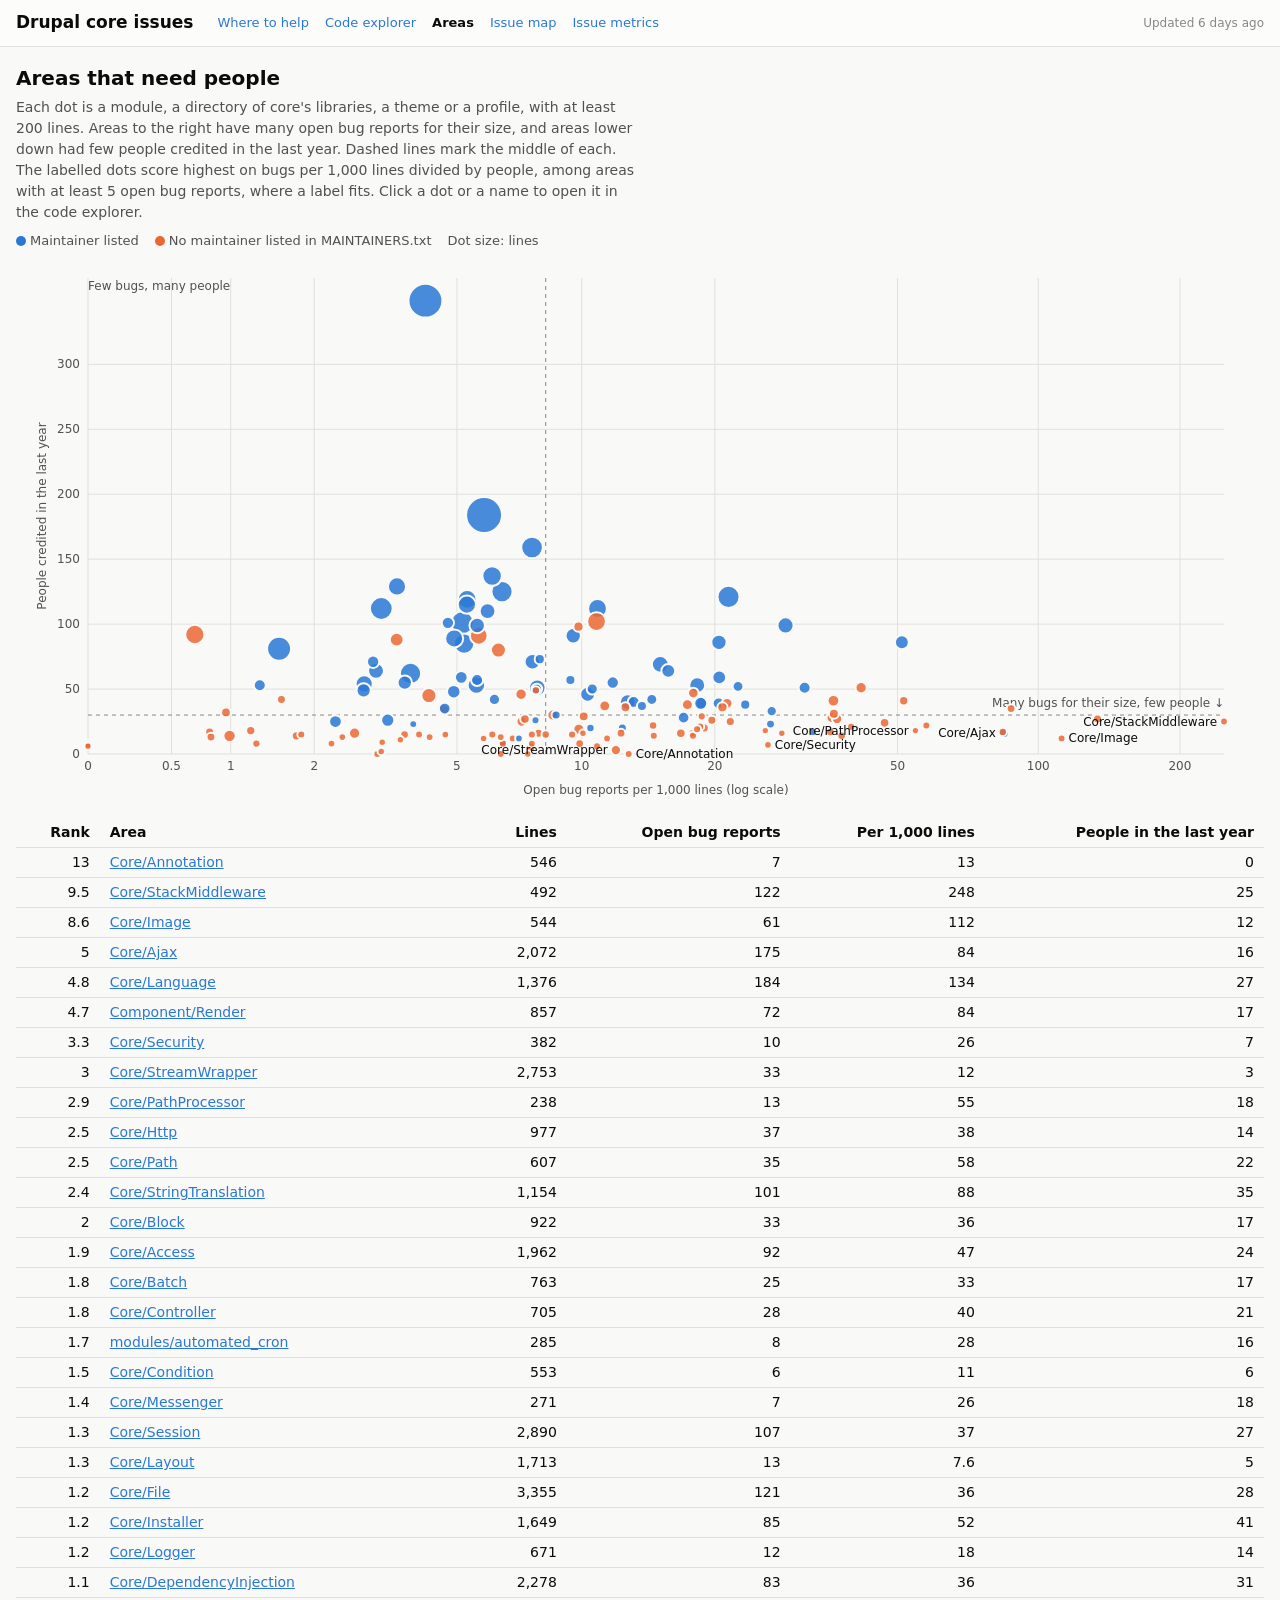
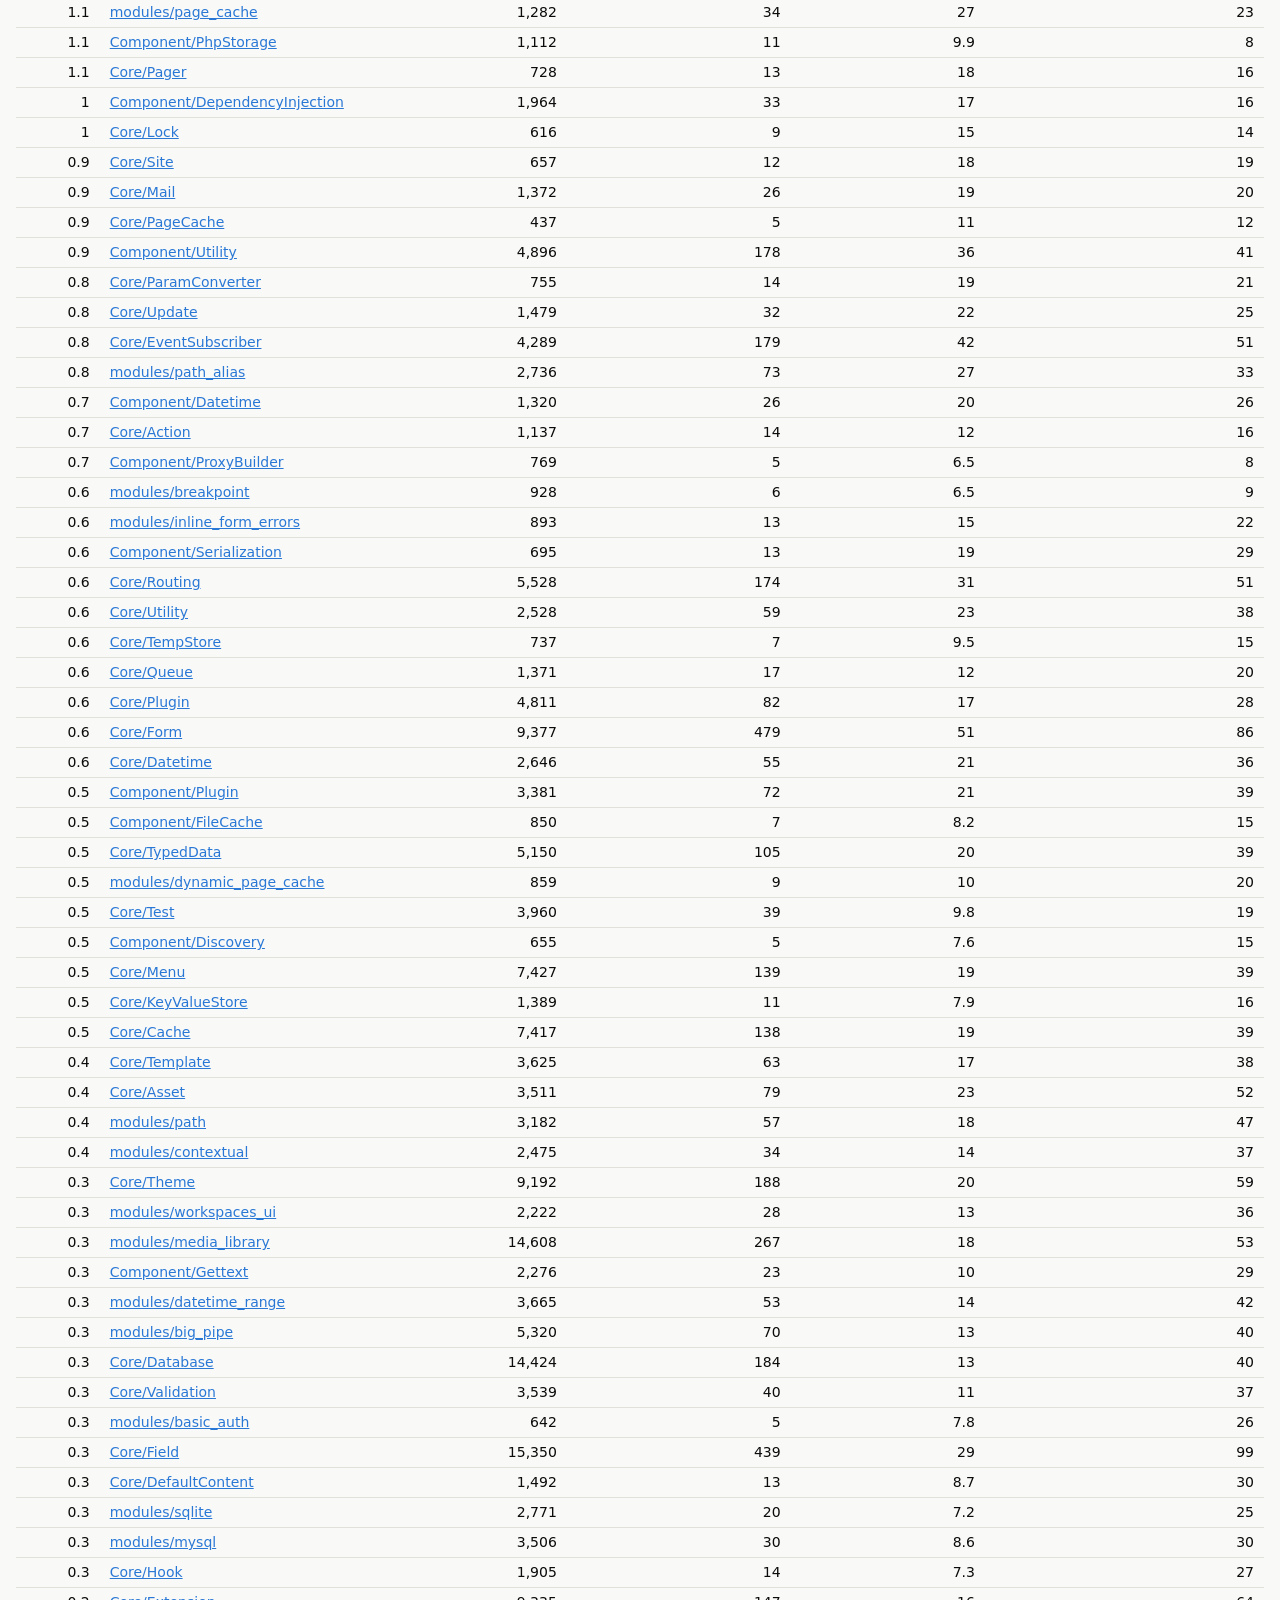
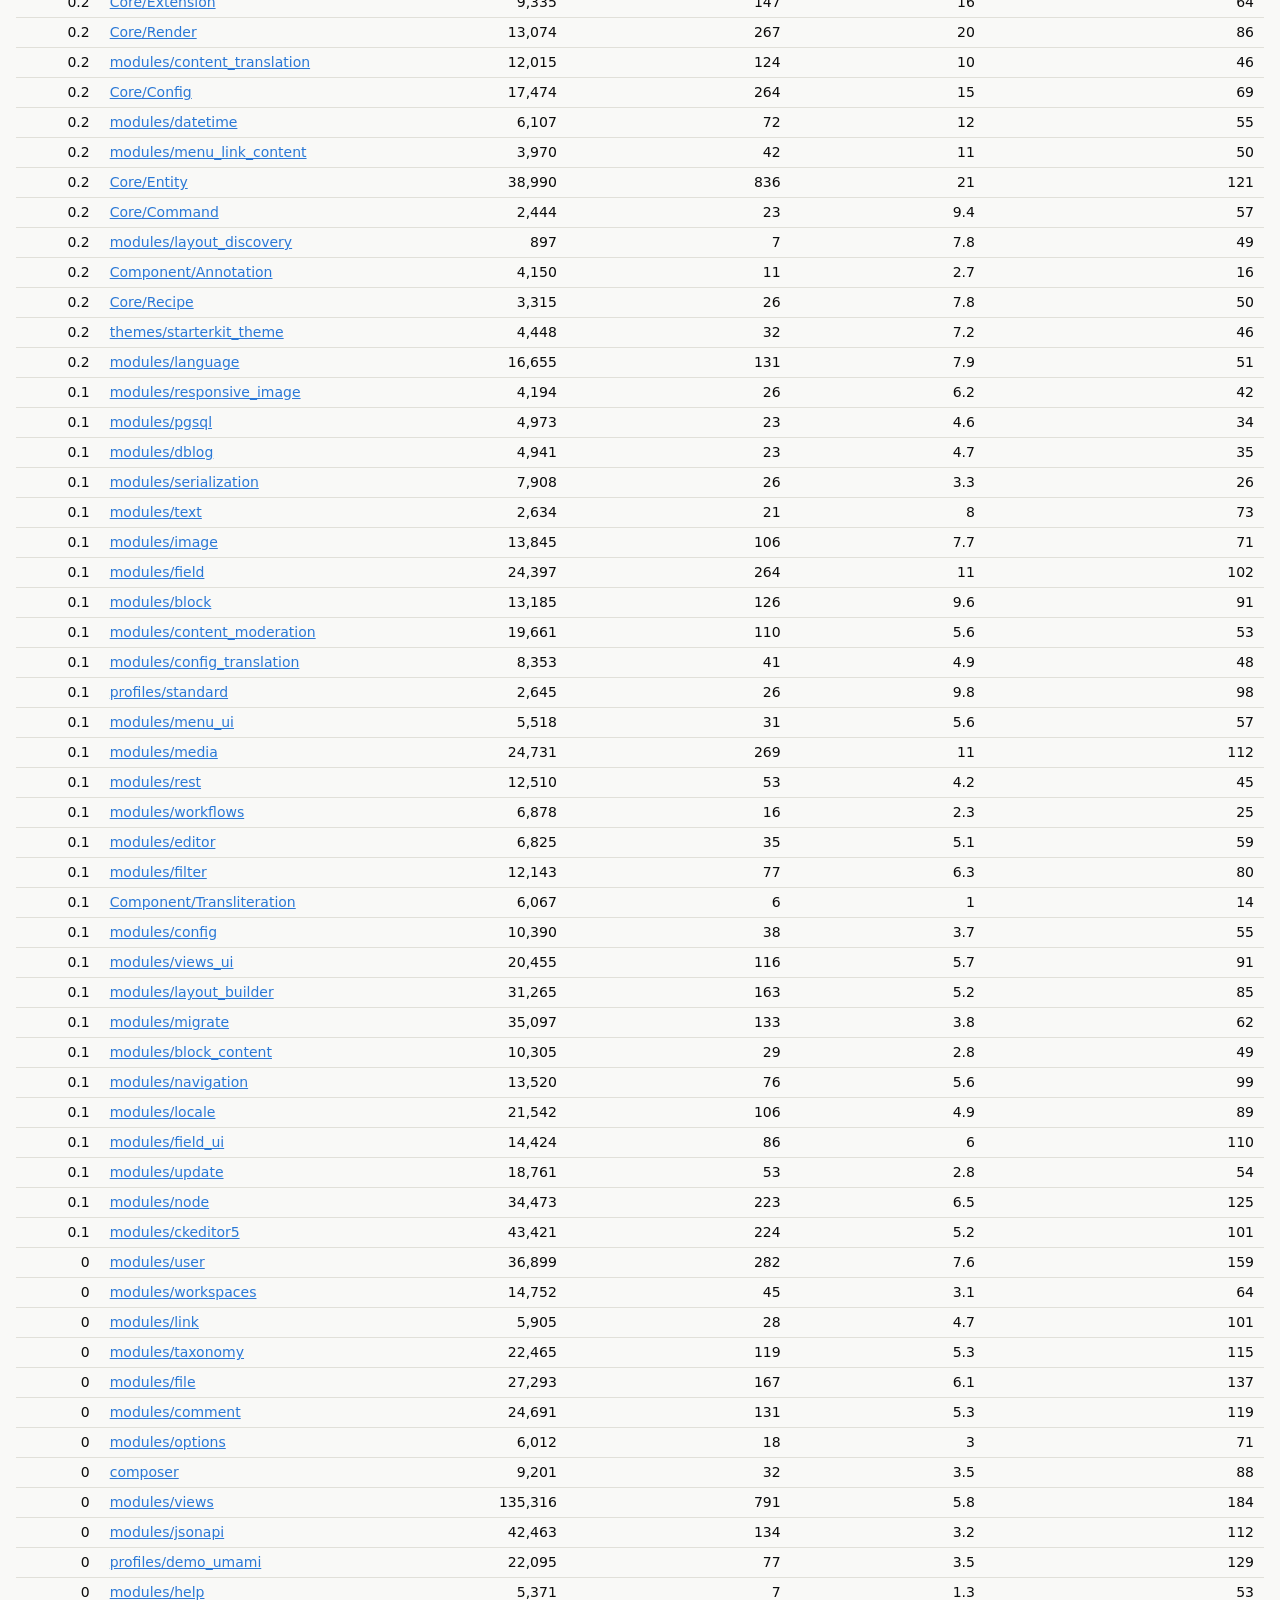
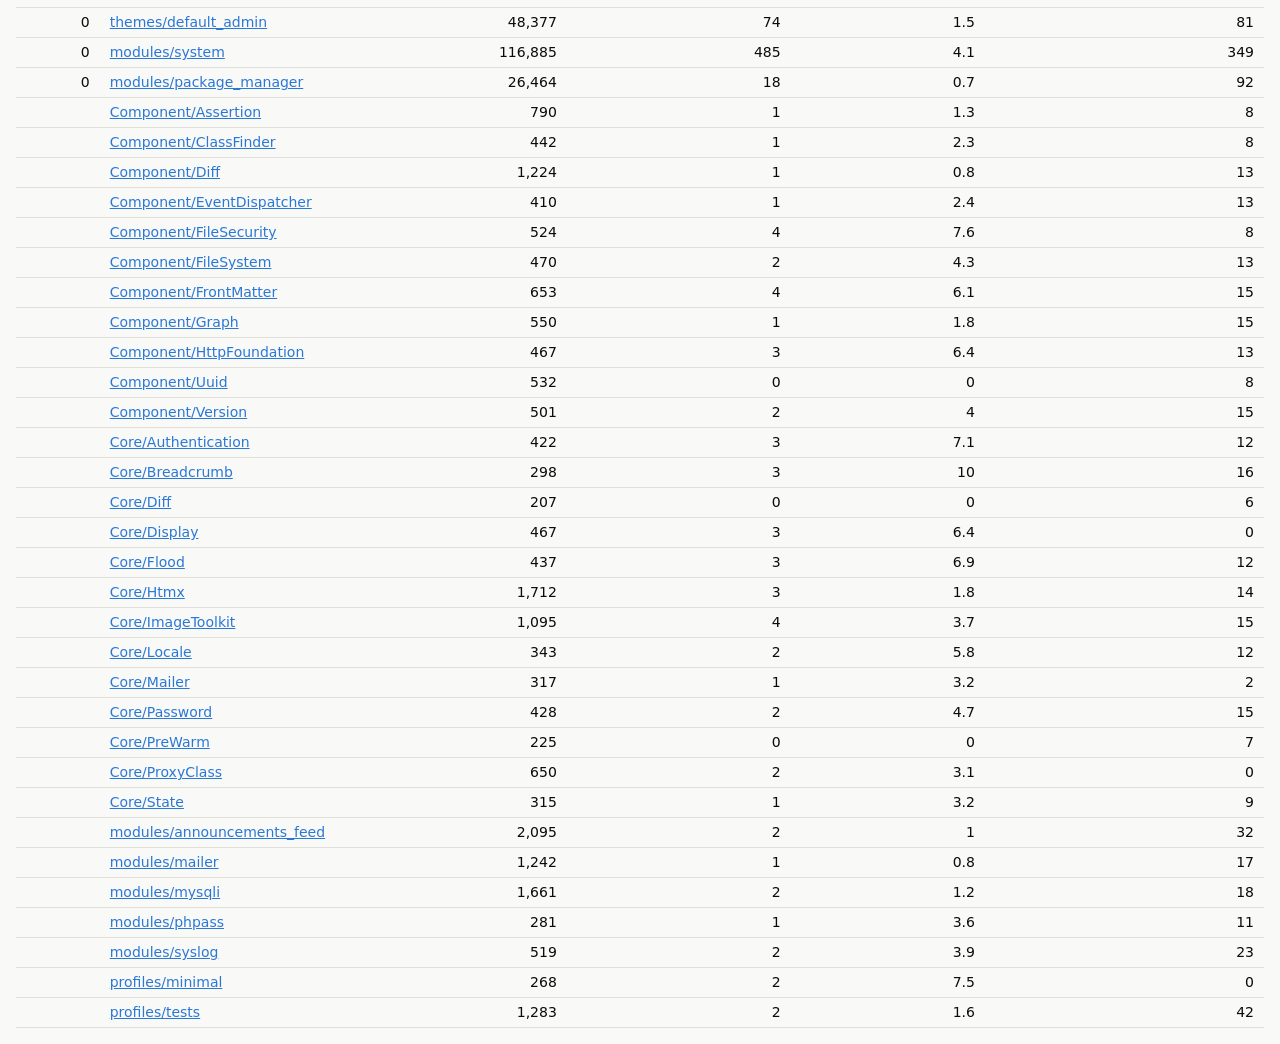
<file: areas.html>
<!doctype html>
<html lang="en">
<head>
<meta charset="utf-8">
<meta name="viewport" content="width=device-width, initial-scale=1">
<title>Areas</title>
<link rel="stylesheet" href="site.css">
<script src="site.js"></script>
<style>
  :root {
    --maintained: #2a78d6; --unmaintained: #eb6834;
  }
  @media (prefers-color-scheme: dark) {
    :root:where(:not([data-theme="light"])) {
      --maintained: #3987e5; --unmaintained: #d95926;
    }
  }
  :root[data-theme="dark"] {
    --maintained: #3987e5; --unmaintained: #d95926;
  }
  body { font-size: 14px; }
  .help { color: var(--text-secondary); }
  main { padding: 16px; }
  h1 { font-size: 20px; font-weight: 600; margin: 0 0 4px; }
  #areas .intro { max-width: 70ch; margin: 0 0 8px; color: var(--text-secondary); }
  #plot { width: 100%; height: 540px; display: block; }
  #plot text { font-size: 12px; fill: var(--text-secondary); }
  #plot .label { fill: var(--text-primary); }
  #plot .axis { stroke: var(--grid); }
  #plot .median { stroke: var(--text-muted); stroke-dasharray: 4 4; }
  #plot circle { stroke: var(--page); stroke-width: 2; cursor: pointer; fill-opacity: .85; }
  #plot circle:hover, #plot circle:focus-visible { stroke: var(--text-primary); outline: none; }
  .key { display: flex; flex-wrap: wrap; gap: 4px 16px; font-size: 13px; color: var(--text-secondary); margin: 4px 0 12px; }
  .key i { display: inline-block; width: 10px; height: 10px; border-radius: 50%; margin-right: 4px; vertical-align: -1px; }
  .scroll { overflow-x: auto; }
  #areas table { border-collapse: collapse; font-variant-numeric: tabular-nums; width: 100%; margin-top: 16px; }
  #areas th, #areas td { padding: 4px 10px; border-bottom: 1px solid var(--grid); text-align: right; white-space: nowrap; }
  #areas th:nth-child(2), #areas td:nth-child(2) { text-align: left; }
  #areas th button { all: unset; cursor: pointer; font-weight: 600; }
  #areas th[aria-sort] button::after { content: " ▾"; }
  #areas th[aria-sort="ascending"] button::after { content: " ▴"; }
  #areas button:focus-visible { outline: 2px solid var(--accent); }
</style>
</head>
<body>
<header class="site">
  <a class="home" href="index.html">Drupal core issues</a>
  <a href="index.html">Where to help</a>
  <a href="explorer.html">Code explorer</a>
  <span aria-current="page">Areas</span>
  <a href="map.html">Issue map</a>
  <a href="metrics.html">Issue metrics</a>
  <span class="updated" id="updated"></span>
</header>
<main>
  <h1>Areas that need people</h1>
  <section id="areas" aria-label="Areas"><p class="help">Loading explorer.json…</p></section>
</main>
<script>
let D, byPath = new Map();
const fmt = n => n.toLocaleString("en");
const esc = s => String(s).replace(/[&<>"]/g, c => ({ "&": "&amp;", "<": "&lt;", ">": "&gt;", '"': "&quot;" })[c]);
const short = v => v.toLocaleString("en", { maximumFractionDigits: v < 10 ? 1 : 0 });

function index(node, parent) {
  node.path = !parent ? "" : parent.path ? `${parent.path}/${node.name}` : node.name;
  byPath.set(node.path, node);
  (node.children || []).forEach(c => index(c, node));
}

// Areas: one dot per module, library directory, theme or profile, comparing need with attention.
const MIN_AREA_LINES = 200;
let areaSort = { key: "neglect", down: true };

function areaRows() {
  return D.areas.map(p => byPath.get(p)).filter(n => n.loc >= MIN_AREA_LINES).map(n => {
    // Whether MAINTAINERS.txt lists a maintainer for the area or a directory in it.
    const maintained = (function listed(m) {
      return (m.maintainers || []).some(([, people]) => people.length) || (m.children || []).some(c => c.children && listed(c));
    })(n);
    const density = n.bugs * 1000 / n.loc;
    // Many bugs for the size, few people. Areas with a handful of bugs are left out of the ranking.
    const neglect = n.bugs >= 5 ? density / (n.people + 1) : 0;
    return { node: n, name: n.path.replace("core/lib/Drupal/", "").replace("core/", ""), loc: n.loc, bugs: n.bugs,
      density, people: n.people, maintained, neglect };
  });
}

function ticks(max, steps) {
  const step = steps.find(s => max / s <= 8) || steps.at(-1);
  return Array.from({ length: Math.floor(max / step) + 1 }, (_, i) => i * step);
}

function drawAreas() {
  const rows = areaRows(), el = document.getElementById("areas");
  const W = Math.max(320, el.clientWidth - 32), H = 540, m = { l: 56, r: 24, t: 16, b: 48 };
  const fx = v => Math.log10(1 + v), maxX = Math.max(...rows.map(r => r.density)), maxY = Math.max(...rows.map(r => r.people));
  const x = v => m.l + fx(v) / fx(maxX) * (W - m.l - m.r), y = v => H - m.b - v / (maxY * 1.05) * (H - m.t - m.b);
  const maxLoc = Math.max(...rows.map(r => r.loc)), radius = r => 3 + 15 * Math.sqrt(r.loc / maxLoc);
  const median = values => values.sort((a, b) => a - b)[Math.floor(values.length / 2)];
  const mx = median(rows.map(r => r.density)), my = median(rows.map(r => r.people));
  // Label the highest-ranked dots, right of the dot or else left of it, skipping any label that would overlap another.
  const caption = "Many bugs for their size, few people ↓";
  const placed = [{ x: W - m.r - caption.length * 6.5, w: caption.length * 6.5, y: y(my) - 12 }], labels = [];
  for (const r of [...rows].sort((a, b) => b.neglect - a.neglect).filter(r => r.neglect).slice(0, 12)) {
    const w = r.name.length * 6.5, cx = x(r.density), cy = y(r.people), rr = radius(r);
    const spot = [[cx + rr + 3, "start", cx + rr + 3], [cx - rr - 3, "end", cx - rr - 3 - w]].find(([, , left]) =>
      left >= m.l && left + w <= W - m.r && !placed.some(b => left < b.x + b.w && left + w > b.x && Math.abs(cy - b.y) < 13));
    if (!spot) continue;
    placed.push({ x: spot[2], w, y: cy });
    labels.push(`<text class="label" x="${spot[0]}" y="${cy + 4}" text-anchor="${spot[1]}">${esc(r.name)}</text>`);
  }
  const xTicks = [0, 0.5, 1, 2, 5, 10, 20, 50, 100, 200].filter(t => t <= maxX);
  const svg = `<svg id="plot" viewBox="0 0 ${W} ${H}" role="img" aria-label="Scatter plot of areas: open bug reports per 1,000 lines against people credited in the last year">
    ${xTicks.map(t => `<line class="axis" x1="${x(t)}" x2="${x(t)}" y1="${m.t}" y2="${H - m.b}"/><text x="${x(t)}" y="${H - m.b + 16}" text-anchor="middle">${t}</text>`).join("")}
    ${ticks(maxY, [1, 2, 5, 10, 20, 50, 100]).map(t => `<line class="axis" x1="${m.l}" x2="${W - m.r}" y1="${y(t)}" y2="${y(t)}"/><text x="${m.l - 8}" y="${y(t) + 4}" text-anchor="end">${t}</text>`).join("")}
    <line class="median" x1="${x(mx)}" x2="${x(mx)}" y1="${m.t}" y2="${H - m.b}"/>
    <line class="median" x1="${m.l}" x2="${W - m.r}" y1="${y(my)}" y2="${y(my)}"/>
    <text x="${W - m.r}" y="${y(my) - 8}" text-anchor="end">${caption}</text>
    <text x="${m.l}" y="${m.t + 12}">Few bugs, many people</text>
    <text x="${(m.l + W - m.r) / 2}" y="${H - 8}" text-anchor="middle">Open bug reports per 1,000 lines (log scale)</text>
    <text transform="translate(14 ${(m.t + H - m.b) / 2}) rotate(-90)" text-anchor="middle">People credited in the last year</text>
    ${[...rows].sort((a, b) => b.loc - a.loc).map(r => `<circle tabindex="0" data-path="${esc(r.node.path)}" cx="${x(r.density)}" cy="${y(r.people)}" r="${radius(r)}"
      fill="var(${r.maintained ? "--maintained" : "--unmaintained"})"><title>${esc(r.name)}
${fmt(r.loc)} lines · ${fmt(r.bugs)} open bug reports (${short(r.density)} per 1,000 lines) · ${fmt(r.people)} people in the last year
${r.maintained ? "Maintainer listed" : "No maintainer listed"}</title></circle>`).join("")}
    ${labels.join("")}
  </svg>`;
  const cols = [["name", "Area"], ["loc", "Lines"], ["bugs", "Open bug reports"], ["density", "Per 1,000 lines"],
    ["people", "People in the last year"]];
  const sorted = [...rows].sort((a, b) => {
    const [va, vb] = [a[areaSort.key], b[areaSort.key]];
    return (va < vb ? -1 : va > vb ? 1 : 0) * (areaSort.down ? -1 : 1);
  });
  el.innerHTML = `<p class="intro">Each dot is a module, a directory of core's libraries, a theme or a profile, with at least
    ${MIN_AREA_LINES} lines. Areas to the right have many open bug reports for their size, and areas lower down had few people
    credited in the last year. Dashed lines mark the middle of each. The labelled dots score highest on bugs per 1,000 lines
    divided by people, among areas with at least 5 open bug reports, where a label fits. Click a dot or a name to open it in the code explorer.</p>
    <div class="key"><span><i style="background:var(--maintained)"></i>Maintainer listed</span>
    <span><i style="background:var(--unmaintained)"></i>No maintainer listed in MAINTAINERS.txt</span><span>Dot size: lines</span></div>
    ${svg}
    <div class="scroll"><table><thead><tr><th><button data-sort="neglect" title="Bugs per 1,000 lines divided by people">Rank</button></th>${cols.map(([k, label]) =>
      `<th${areaSort.key === k ? ` aria-sort="${areaSort.down ? "descending" : "ascending"}"` : ""}><button data-sort="${k}">${label}</button></th>`).join("")}</tr></thead>
    <tbody>${sorted.map(r => `<tr><td>${r.neglect ? short(r.neglect) : ""}</td><td><a href="explorer.html#${esc(r.node.path)}">${esc(r.name)}</a></td>
      <td>${fmt(r.loc)}</td><td>${fmt(r.bugs)}</td><td>${short(r.density)}</td><td>${fmt(r.people)}</td></tr>`).join("")}</tbody></table></div>`;
}

const open = path => location.href = `explorer.html#${path}`;
document.getElementById("areas").addEventListener("click", e => {
  const sort = e.target.closest("[data-sort]"), dot = e.target.closest("circle[data-path]");
  if (sort) {
    areaSort = { key: sort.dataset.sort, down: sort.dataset.sort === areaSort.key ? !areaSort.down : sort.dataset.sort !== "name" };
    drawAreas();
  }
  if (dot) open(dot.dataset.path);
});
document.getElementById("areas").addEventListener("keydown", e => {
  if (e.key === "Enter" && e.target.matches("circle[data-path]")) open(e.target.dataset.path);
});
window.addEventListener("resize", () => D && drawAreas());

fetch("explorer.json", { cache: "no-cache" }).then(r => r.json()).then(data => {
  showUpdated(data.generated);
  D = data;
  index(D.tree, null);
  drawAreas();
}).catch(() => document.getElementById("areas").innerHTML =
  `<p class="help">Could not load explorer.json. Run <code>uv run explore.py PATH_TO_CORE_CLONE</code> and serve this directory over HTTP.</p>`);
</script>
</body>
</html>
</file>
<file: site.css>
/* Shared by every page: colour tokens, base styles and the site header. Each page adds its own tokens and layout. */
:root {
  color-scheme: light;
  --page: #f9f9f7;
  --surface-1: #fcfcfb;
  --text-primary: #0b0b0b;
  --text-secondary: #52514e;
  --text-muted: #898781;
  --grid: #e1e0d9;
  --border: rgba(11, 11, 11, 0.10);
  --accent: #2a78d6;
  /* Inside status-tinted issue rows: a light tint, darker text and a deeper link blue, all at least 5.7:1. */
  --tint: 10%;
  --row-text: #3b3a37;
  --row-link: #1c5cab;
}
@media (prefers-color-scheme: dark) {
  :root:where(:not([data-theme="light"])) {
    color-scheme: dark;
    --page: #0d0d0d;
    --surface-1: #1a1a19;
    --text-primary: #f0efec;
    --text-secondary: #c3c2b7;
    --grid: #2c2c2a;
    --border: rgba(255, 255, 255, 0.10);
    --accent: #3987e5;
    --row-text: #dcdbd2;
    --row-link: #6da7ec;
  }
}
:root[data-theme="dark"] {
  color-scheme: dark;
  --page: #0d0d0d;
  --surface-1: #1a1a19;
  --text-primary: #f0efec;
  --text-secondary: #c3c2b7;
  --grid: #2c2c2a;
  --border: rgba(255, 255, 255, 0.10);
  --accent: #3987e5;
  --row-text: #dcdbd2;
  --row-link: #6da7ec;
}
* { box-sizing: border-box; }
[hidden] { display: none !important; }
body {
  margin: 0; background: var(--page); color: var(--text-primary);
  font: 15px/1.5 system-ui, -apple-system, "Segoe UI", sans-serif;
}
a { color: var(--accent); }

/* The site header. Its title is the page's h1 on the start page, and a link back there elsewhere. */
header.site {
  grid-column: 1 / -1; display: flex; flex-wrap: wrap; gap: 8px 16px; align-items: center;
  padding: 10px 16px; border-bottom: 1px solid var(--border); background: var(--surface-1);
}
header.site .home { font-size: 17px; font-weight: 700; margin: 0 8px 0 0; color: inherit; text-decoration: none; }
header.site a:not(.home) { font-size: 13px; text-decoration: none; }
header.site a:not(.home):hover, header.site a:not(.home):focus-visible { text-decoration: underline; }
/* The current page in the menu, as text rather than a link to itself. */
header.site [aria-current="page"] { font-size: 13px; font-weight: 600; }
/* When the page's data was last generated, at the end of the header. */
header.site .updated { margin-left: auto; font-size: 12px; color: var(--text-muted); }

/* Section labels in the sidebars. */
nav h2, aside h3 { font-size: 13px; font-weight: 600; color: var(--text-secondary); }

/* A row of buttons where one is pressed, such as Map and Topics. */
.segmented { display: inline-flex; border: 1px solid var(--border); border-radius: 6px; overflow: hidden; }
.segmented button {
  font: inherit; font-size: 13px; padding: 4px 12px; border: 0; cursor: pointer;
  background: var(--surface-1); color: var(--text-secondary);
}
.segmented button + button { border-left: 1px solid var(--border); }
.segmented button[aria-pressed="true"] { background: var(--text-primary); color: var(--surface-1); }
.segmented button:focus-visible { outline: 2px solid var(--accent); outline-offset: -2px; }

/* Read by screen readers only. */
.visually-hidden { position: absolute; width: 1px; height: 1px; overflow: hidden; clip-path: inset(50%); white-space: nowrap; }

/* Issue tables, as on drupal.org's issue listing, on Where to help. */
table.issues { border-collapse: collapse; width: 100%; font-size: 14px; }
table.issues thead th { background: var(--page); text-align: left; font-weight: 600; padding: 6px 8px;
  border-bottom: 2px solid var(--grid); white-space: nowrap; }
table.issues thead th button { all: unset; cursor: pointer; }
table.issues thead th button:focus-visible { outline: 2px solid var(--accent); }
table.issues thead th[aria-sort] button::after { content: " ▾"; }
table.issues thead th[aria-sort="ascending"] button::after { content: " ▴"; }
table.issues td { padding: 6px 8px; vertical-align: top; }
table.issues .num { text-align: right; font-variant-numeric: tabular-nums; }
/* Rows tinted by status. */
tbody.issue { background: color-mix(in srgb, var(--status) var(--tint), var(--surface-1)); border-top: 3px solid var(--page);
  --text-secondary: var(--row-text); --accent: var(--row-link); }
/* Titles get a share of the width, so long names such as Foo::bar() can wrap without squeezing the column. */
tbody.issue td.title { font-size: 15px; width: 34%; overflow-wrap: anywhere; }
tbody.issue td.title a { font-weight: 600; text-decoration: none; }
tbody.issue td.title a:hover { text-decoration: underline; }
table.issues .nid { color: var(--text-secondary); font-size: 13px; margin-left: 6px; white-space: nowrap; }
table.issues td.status { white-space: nowrap; }
table.issues td.status .dot { margin-right: 6px; }
table.issues time { white-space: nowrap; }
table.issues td .sub { font-size: 12px; color: var(--text-secondary); margin-top: 2px; }
table.issues td .sub b { color: var(--text-primary); }
/* Child issues are indented under their parent; the toggle opens and closes the issues below. */
td.title .row { display: flex; gap: 6px; align-items: baseline; padding-left: calc(var(--depth) * 22px); }
button.toggle { all: unset; cursor: pointer; font-size: 1.25em; line-height: 1; width: 1em; flex: none; text-align: center; color: var(--text-secondary); }
button.toggle:focus-visible { outline: 2px solid var(--accent); }
td.title .spacer { width: 1.25em; flex: none; }
</file>
